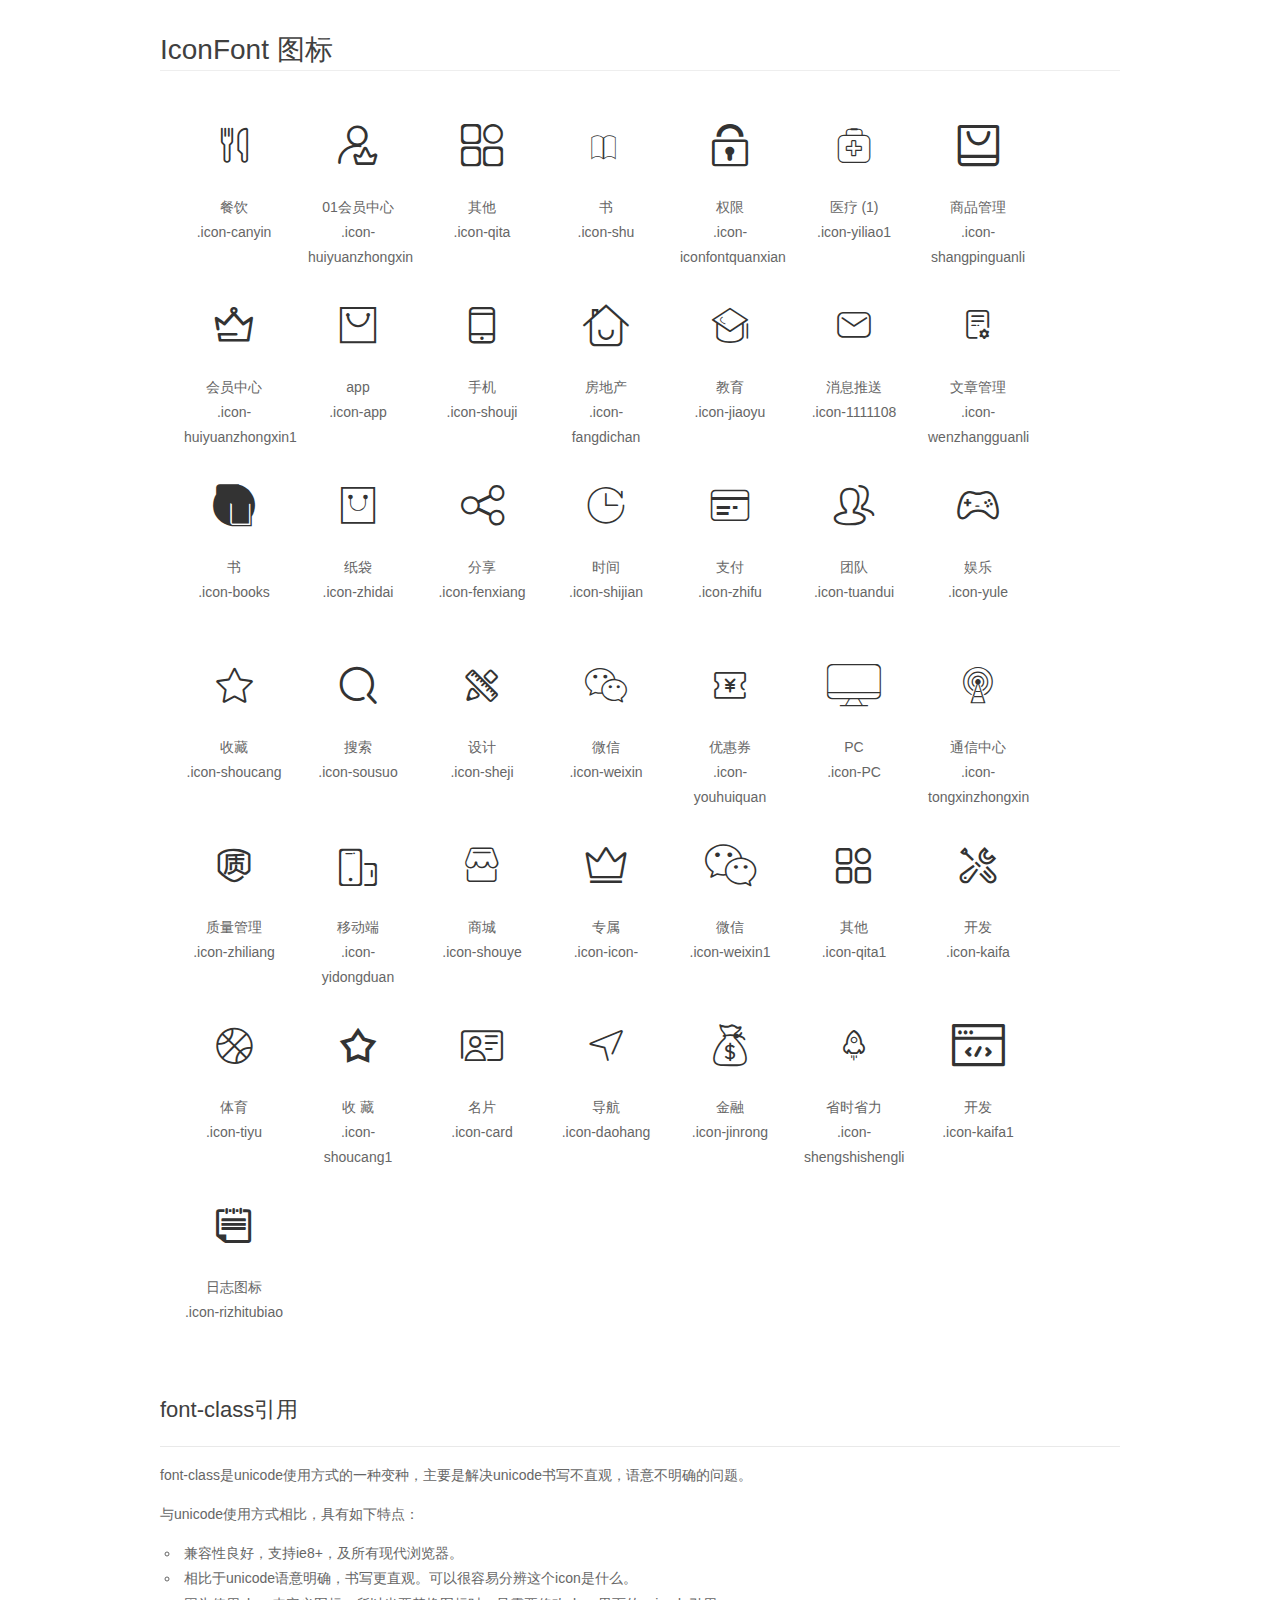
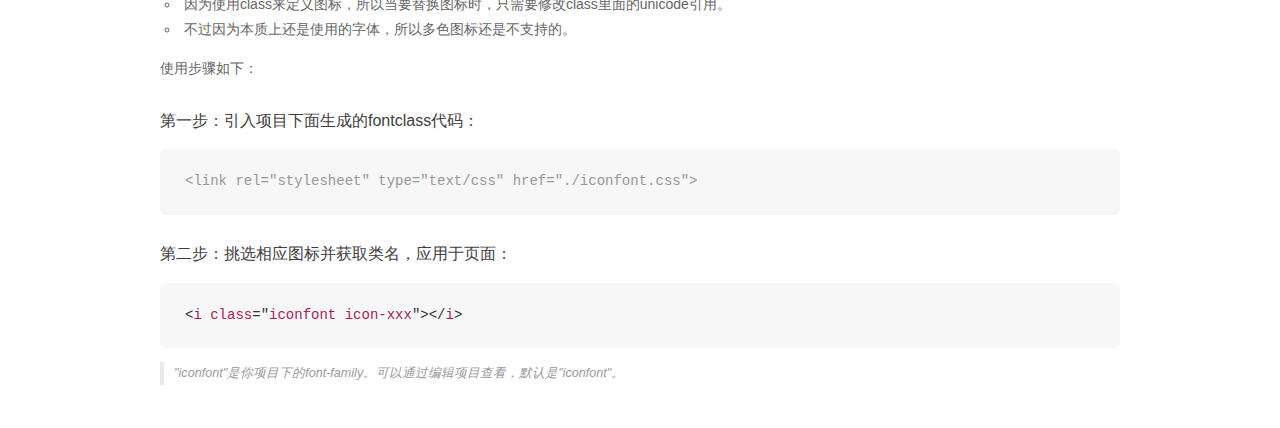
<file: assets/fonts/iconfont/demo_fontclass.html>
<!DOCTYPE html>
<html>
<head>
    <meta charset="utf-8"/>
    <title>IconFont</title>
    <link rel="stylesheet" href="demo.css">
    <link rel="stylesheet" href="iconfont.css">
</head>
<body>
    <div class="main markdown">
        <h1>IconFont 图标</h1>
        <ul class="icon_lists clear">
            
                <li>
                <i class="icon iconfont icon-canyin"></i>
                    <div class="name">餐饮</div>
                    <div class="fontclass">.icon-canyin</div>
                </li>
            
                <li>
                <i class="icon iconfont icon-huiyuanzhongxin"></i>
                    <div class="name">01会员中心</div>
                    <div class="fontclass">.icon-huiyuanzhongxin</div>
                </li>
            
                <li>
                <i class="icon iconfont icon-qita"></i>
                    <div class="name">其他</div>
                    <div class="fontclass">.icon-qita</div>
                </li>
            
                <li>
                <i class="icon iconfont icon-shu"></i>
                    <div class="name">书</div>
                    <div class="fontclass">.icon-shu</div>
                </li>
            
                <li>
                <i class="icon iconfont icon-iconfontquanxian"></i>
                    <div class="name">权限</div>
                    <div class="fontclass">.icon-iconfontquanxian</div>
                </li>
            
                <li>
                <i class="icon iconfont icon-yiliao1"></i>
                    <div class="name">医疗 (1)</div>
                    <div class="fontclass">.icon-yiliao1</div>
                </li>
            
                <li>
                <i class="icon iconfont icon-shangpinguanli"></i>
                    <div class="name">商品管理</div>
                    <div class="fontclass">.icon-shangpinguanli</div>
                </li>
            
                <li>
                <i class="icon iconfont icon-huiyuanzhongxin1"></i>
                    <div class="name">会员中心</div>
                    <div class="fontclass">.icon-huiyuanzhongxin1</div>
                </li>
            
                <li>
                <i class="icon iconfont icon-app"></i>
                    <div class="name">app</div>
                    <div class="fontclass">.icon-app</div>
                </li>
            
                <li>
                <i class="icon iconfont icon-shouji"></i>
                    <div class="name">手机</div>
                    <div class="fontclass">.icon-shouji</div>
                </li>
            
                <li>
                <i class="icon iconfont icon-fangdichan"></i>
                    <div class="name">房地产</div>
                    <div class="fontclass">.icon-fangdichan</div>
                </li>
            
                <li>
                <i class="icon iconfont icon-jiaoyu"></i>
                    <div class="name">教育</div>
                    <div class="fontclass">.icon-jiaoyu</div>
                </li>
            
                <li>
                <i class="icon iconfont icon-1111108"></i>
                    <div class="name">消息推送</div>
                    <div class="fontclass">.icon-1111108</div>
                </li>
            
                <li>
                <i class="icon iconfont icon-wenzhangguanli"></i>
                    <div class="name">文章管理</div>
                    <div class="fontclass">.icon-wenzhangguanli</div>
                </li>
            
                <li>
                <i class="icon iconfont icon-books"></i>
                    <div class="name">书</div>
                    <div class="fontclass">.icon-books</div>
                </li>
            
                <li>
                <i class="icon iconfont icon-zhidai"></i>
                    <div class="name">纸袋</div>
                    <div class="fontclass">.icon-zhidai</div>
                </li>
            
                <li>
                <i class="icon iconfont icon-fenxiang"></i>
                    <div class="name">分享</div>
                    <div class="fontclass">.icon-fenxiang</div>
                </li>
            
                <li>
                <i class="icon iconfont icon-shijian"></i>
                    <div class="name">时间</div>
                    <div class="fontclass">.icon-shijian</div>
                </li>
            
                <li>
                <i class="icon iconfont icon-zhifu"></i>
                    <div class="name">支付</div>
                    <div class="fontclass">.icon-zhifu</div>
                </li>
            
                <li>
                <i class="icon iconfont icon-tuandui"></i>
                    <div class="name">团队</div>
                    <div class="fontclass">.icon-tuandui</div>
                </li>
            
                <li>
                <i class="icon iconfont icon-yule"></i>
                    <div class="name">娱乐</div>
                    <div class="fontclass">.icon-yule</div>
                </li>
            
                <li>
                <i class="icon iconfont icon-shoucang"></i>
                    <div class="name">收藏</div>
                    <div class="fontclass">.icon-shoucang</div>
                </li>
            
                <li>
                <i class="icon iconfont icon-sousuo"></i>
                    <div class="name">搜索</div>
                    <div class="fontclass">.icon-sousuo</div>
                </li>
            
                <li>
                <i class="icon iconfont icon-sheji"></i>
                    <div class="name">设计</div>
                    <div class="fontclass">.icon-sheji</div>
                </li>
            
                <li>
                <i class="icon iconfont icon-weixin"></i>
                    <div class="name">微信</div>
                    <div class="fontclass">.icon-weixin</div>
                </li>
            
                <li>
                <i class="icon iconfont icon-youhuiquan"></i>
                    <div class="name">优惠券</div>
                    <div class="fontclass">.icon-youhuiquan</div>
                </li>
            
                <li>
                <i class="icon iconfont icon-PC"></i>
                    <div class="name">PC</div>
                    <div class="fontclass">.icon-PC</div>
                </li>
            
                <li>
                <i class="icon iconfont icon-tongxinzhongxin"></i>
                    <div class="name">通信中心</div>
                    <div class="fontclass">.icon-tongxinzhongxin</div>
                </li>
            
                <li>
                <i class="icon iconfont icon-zhiliang"></i>
                    <div class="name">质量管理</div>
                    <div class="fontclass">.icon-zhiliang</div>
                </li>
            
                <li>
                <i class="icon iconfont icon-yidongduan"></i>
                    <div class="name">移动端</div>
                    <div class="fontclass">.icon-yidongduan</div>
                </li>
            
                <li>
                <i class="icon iconfont icon-shouye"></i>
                    <div class="name">商城</div>
                    <div class="fontclass">.icon-shouye</div>
                </li>
            
                <li>
                <i class="icon iconfont icon-icon-"></i>
                    <div class="name">专属</div>
                    <div class="fontclass">.icon-icon-</div>
                </li>
            
                <li>
                <i class="icon iconfont icon-weixin1"></i>
                    <div class="name">微信</div>
                    <div class="fontclass">.icon-weixin1</div>
                </li>
            
                <li>
                <i class="icon iconfont icon-qita1"></i>
                    <div class="name">其他</div>
                    <div class="fontclass">.icon-qita1</div>
                </li>
            
                <li>
                <i class="icon iconfont icon-kaifa"></i>
                    <div class="name">开发</div>
                    <div class="fontclass">.icon-kaifa</div>
                </li>
            
                <li>
                <i class="icon iconfont icon-tiyu"></i>
                    <div class="name">体育</div>
                    <div class="fontclass">.icon-tiyu</div>
                </li>
            
                <li>
                <i class="icon iconfont icon-shoucang1"></i>
                    <div class="name">收 藏</div>
                    <div class="fontclass">.icon-shoucang1</div>
                </li>
            
                <li>
                <i class="icon iconfont icon-card"></i>
                    <div class="name">名片</div>
                    <div class="fontclass">.icon-card</div>
                </li>
            
                <li>
                <i class="icon iconfont icon-daohang"></i>
                    <div class="name">导航</div>
                    <div class="fontclass">.icon-daohang</div>
                </li>
            
                <li>
                <i class="icon iconfont icon-jinrong"></i>
                    <div class="name">金融</div>
                    <div class="fontclass">.icon-jinrong</div>
                </li>
            
                <li>
                <i class="icon iconfont icon-shengshishengli"></i>
                    <div class="name">省时省力</div>
                    <div class="fontclass">.icon-shengshishengli</div>
                </li>
            
                <li>
                <i class="icon iconfont icon-kaifa1"></i>
                    <div class="name">开发</div>
                    <div class="fontclass">.icon-kaifa1</div>
                </li>
            
                <li>
                <i class="icon iconfont icon-rizhitubiao"></i>
                    <div class="name">日志图标</div>
                    <div class="fontclass">.icon-rizhitubiao</div>
                </li>
            
        </ul>

        <h2 id="font-class-">font-class引用</h2>
        <hr>

        <p>font-class是unicode使用方式的一种变种，主要是解决unicode书写不直观，语意不明确的问题。</p>
        <p>与unicode使用方式相比，具有如下特点：</p>
        <ul>
        <li>兼容性良好，支持ie8+，及所有现代浏览器。</li>
        <li>相比于unicode语意明确，书写更直观。可以很容易分辨这个icon是什么。</li>
        <li>因为使用class来定义图标，所以当要替换图标时，只需要修改class里面的unicode引用。</li>
        <li>不过因为本质上还是使用的字体，所以多色图标还是不支持的。</li>
        </ul>
        <p>使用步骤如下：</p>
        <h3 id="-fontclass-">第一步：引入项目下面生成的fontclass代码：</h3>


        <pre><code class="lang-js hljs javascript"><span class="hljs-comment">&lt;link rel="stylesheet" type="text/css" href="./iconfont.css"&gt;</span></code></pre>
        <h3 id="-">第二步：挑选相应图标并获取类名，应用于页面：</h3>
        <pre><code class="lang-css hljs">&lt;<span class="hljs-selector-tag">i</span> <span class="hljs-selector-tag">class</span>="<span class="hljs-selector-tag">iconfont</span> <span class="hljs-selector-tag">icon-xxx</span>"&gt;&lt;/<span class="hljs-selector-tag">i</span>&gt;</code></pre>
        <blockquote>
        <p>"iconfont"是你项目下的font-family。可以通过编辑项目查看，默认是"iconfont"。</p>
        </blockquote>
    </div>
</body>
</html>
</file>
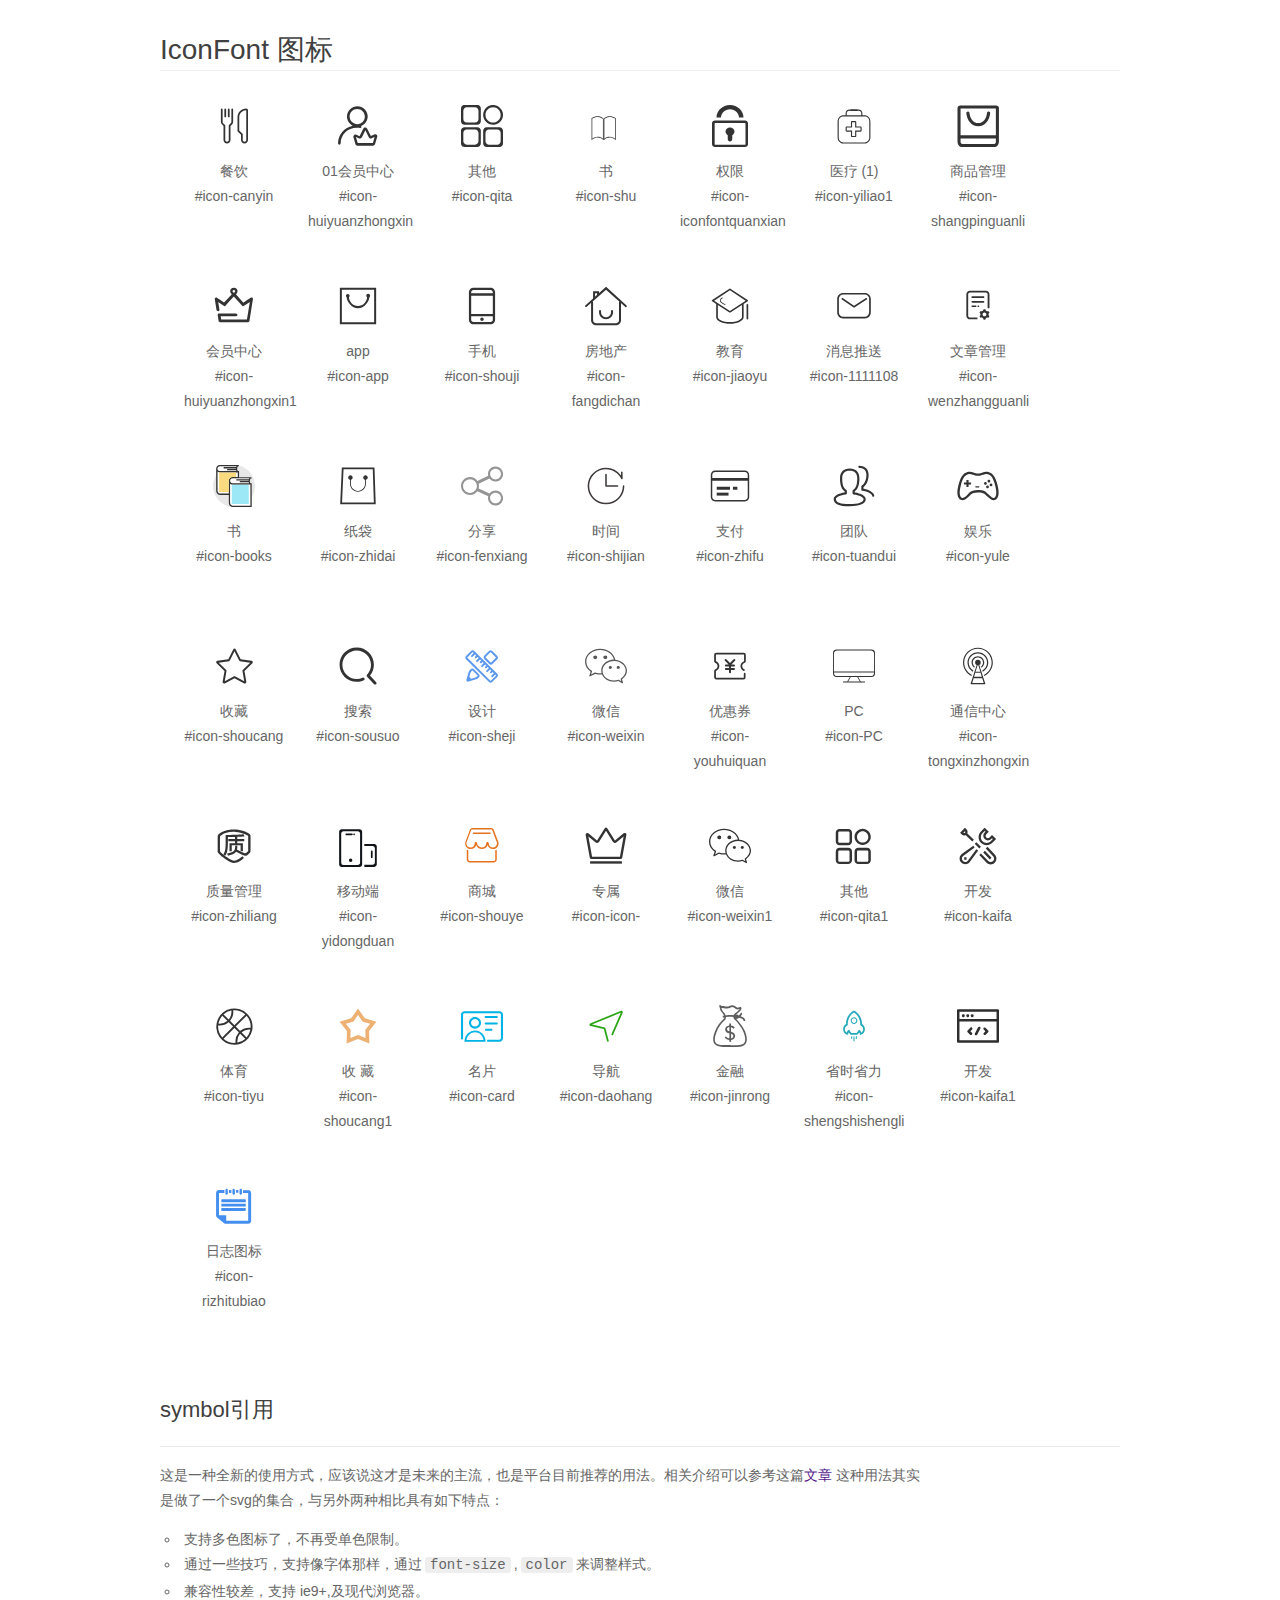
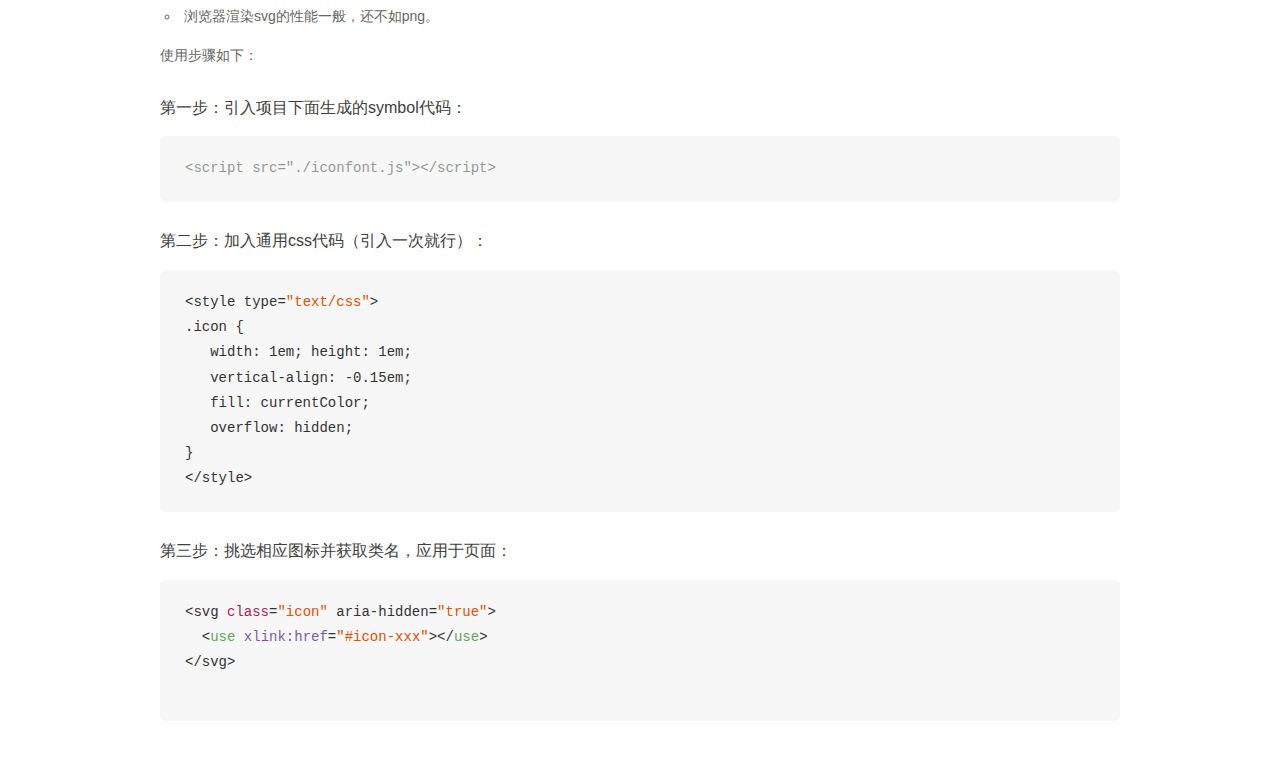
<file: assets/fonts/iconfont/demo_symbol.html>
<!DOCTYPE html>
<html>
<head>
    <meta charset="utf-8"/>
    <title>IconFont</title>
    <link rel="stylesheet" href="demo.css">
    <script src="iconfont.js"></script>

    <style type="text/css">
        .icon {
          /* 通过设置 font-size 来改变图标大小 */
          width: 1em; height: 1em;
          /* 图标和文字相邻时，垂直对齐 */
          vertical-align: -0.15em;
          /* 通过设置 color 来改变 SVG 的颜色/fill */
          fill: currentColor;
          /* path 和 stroke 溢出 viewBox 部分在 IE 下会显示
             normalize.css 中也包含这行 */
          overflow: hidden;
        }

    </style>
</head>
<body>
    <div class="main markdown">
        <h1>IconFont 图标</h1>
        <ul class="icon_lists clear">
            
                <li>
                    <svg class="icon" aria-hidden="true">
                        <use xlink:href="#icon-canyin"></use>
                    </svg>
                    <div class="name">餐饮</div>
                    <div class="fontclass">#icon-canyin</div>
                </li>
            
                <li>
                    <svg class="icon" aria-hidden="true">
                        <use xlink:href="#icon-huiyuanzhongxin"></use>
                    </svg>
                    <div class="name">01会员中心</div>
                    <div class="fontclass">#icon-huiyuanzhongxin</div>
                </li>
            
                <li>
                    <svg class="icon" aria-hidden="true">
                        <use xlink:href="#icon-qita"></use>
                    </svg>
                    <div class="name">其他</div>
                    <div class="fontclass">#icon-qita</div>
                </li>
            
                <li>
                    <svg class="icon" aria-hidden="true">
                        <use xlink:href="#icon-shu"></use>
                    </svg>
                    <div class="name">书</div>
                    <div class="fontclass">#icon-shu</div>
                </li>
            
                <li>
                    <svg class="icon" aria-hidden="true">
                        <use xlink:href="#icon-iconfontquanxian"></use>
                    </svg>
                    <div class="name">权限</div>
                    <div class="fontclass">#icon-iconfontquanxian</div>
                </li>
            
                <li>
                    <svg class="icon" aria-hidden="true">
                        <use xlink:href="#icon-yiliao1"></use>
                    </svg>
                    <div class="name">医疗 (1)</div>
                    <div class="fontclass">#icon-yiliao1</div>
                </li>
            
                <li>
                    <svg class="icon" aria-hidden="true">
                        <use xlink:href="#icon-shangpinguanli"></use>
                    </svg>
                    <div class="name">商品管理</div>
                    <div class="fontclass">#icon-shangpinguanli</div>
                </li>
            
                <li>
                    <svg class="icon" aria-hidden="true">
                        <use xlink:href="#icon-huiyuanzhongxin1"></use>
                    </svg>
                    <div class="name">会员中心</div>
                    <div class="fontclass">#icon-huiyuanzhongxin1</div>
                </li>
            
                <li>
                    <svg class="icon" aria-hidden="true">
                        <use xlink:href="#icon-app"></use>
                    </svg>
                    <div class="name">app</div>
                    <div class="fontclass">#icon-app</div>
                </li>
            
                <li>
                    <svg class="icon" aria-hidden="true">
                        <use xlink:href="#icon-shouji"></use>
                    </svg>
                    <div class="name">手机</div>
                    <div class="fontclass">#icon-shouji</div>
                </li>
            
                <li>
                    <svg class="icon" aria-hidden="true">
                        <use xlink:href="#icon-fangdichan"></use>
                    </svg>
                    <div class="name">房地产</div>
                    <div class="fontclass">#icon-fangdichan</div>
                </li>
            
                <li>
                    <svg class="icon" aria-hidden="true">
                        <use xlink:href="#icon-jiaoyu"></use>
                    </svg>
                    <div class="name">教育</div>
                    <div class="fontclass">#icon-jiaoyu</div>
                </li>
            
                <li>
                    <svg class="icon" aria-hidden="true">
                        <use xlink:href="#icon-1111108"></use>
                    </svg>
                    <div class="name">消息推送</div>
                    <div class="fontclass">#icon-1111108</div>
                </li>
            
                <li>
                    <svg class="icon" aria-hidden="true">
                        <use xlink:href="#icon-wenzhangguanli"></use>
                    </svg>
                    <div class="name">文章管理</div>
                    <div class="fontclass">#icon-wenzhangguanli</div>
                </li>
            
                <li>
                    <svg class="icon" aria-hidden="true">
                        <use xlink:href="#icon-books"></use>
                    </svg>
                    <div class="name">书</div>
                    <div class="fontclass">#icon-books</div>
                </li>
            
                <li>
                    <svg class="icon" aria-hidden="true">
                        <use xlink:href="#icon-zhidai"></use>
                    </svg>
                    <div class="name">纸袋</div>
                    <div class="fontclass">#icon-zhidai</div>
                </li>
            
                <li>
                    <svg class="icon" aria-hidden="true">
                        <use xlink:href="#icon-fenxiang"></use>
                    </svg>
                    <div class="name">分享</div>
                    <div class="fontclass">#icon-fenxiang</div>
                </li>
            
                <li>
                    <svg class="icon" aria-hidden="true">
                        <use xlink:href="#icon-shijian"></use>
                    </svg>
                    <div class="name">时间</div>
                    <div class="fontclass">#icon-shijian</div>
                </li>
            
                <li>
                    <svg class="icon" aria-hidden="true">
                        <use xlink:href="#icon-zhifu"></use>
                    </svg>
                    <div class="name">支付</div>
                    <div class="fontclass">#icon-zhifu</div>
                </li>
            
                <li>
                    <svg class="icon" aria-hidden="true">
                        <use xlink:href="#icon-tuandui"></use>
                    </svg>
                    <div class="name">团队</div>
                    <div class="fontclass">#icon-tuandui</div>
                </li>
            
                <li>
                    <svg class="icon" aria-hidden="true">
                        <use xlink:href="#icon-yule"></use>
                    </svg>
                    <div class="name">娱乐</div>
                    <div class="fontclass">#icon-yule</div>
                </li>
            
                <li>
                    <svg class="icon" aria-hidden="true">
                        <use xlink:href="#icon-shoucang"></use>
                    </svg>
                    <div class="name">收藏</div>
                    <div class="fontclass">#icon-shoucang</div>
                </li>
            
                <li>
                    <svg class="icon" aria-hidden="true">
                        <use xlink:href="#icon-sousuo"></use>
                    </svg>
                    <div class="name">搜索</div>
                    <div class="fontclass">#icon-sousuo</div>
                </li>
            
                <li>
                    <svg class="icon" aria-hidden="true">
                        <use xlink:href="#icon-sheji"></use>
                    </svg>
                    <div class="name">设计</div>
                    <div class="fontclass">#icon-sheji</div>
                </li>
            
                <li>
                    <svg class="icon" aria-hidden="true">
                        <use xlink:href="#icon-weixin"></use>
                    </svg>
                    <div class="name">微信</div>
                    <div class="fontclass">#icon-weixin</div>
                </li>
            
                <li>
                    <svg class="icon" aria-hidden="true">
                        <use xlink:href="#icon-youhuiquan"></use>
                    </svg>
                    <div class="name">优惠券</div>
                    <div class="fontclass">#icon-youhuiquan</div>
                </li>
            
                <li>
                    <svg class="icon" aria-hidden="true">
                        <use xlink:href="#icon-PC"></use>
                    </svg>
                    <div class="name">PC</div>
                    <div class="fontclass">#icon-PC</div>
                </li>
            
                <li>
                    <svg class="icon" aria-hidden="true">
                        <use xlink:href="#icon-tongxinzhongxin"></use>
                    </svg>
                    <div class="name">通信中心</div>
                    <div class="fontclass">#icon-tongxinzhongxin</div>
                </li>
            
                <li>
                    <svg class="icon" aria-hidden="true">
                        <use xlink:href="#icon-zhiliang"></use>
                    </svg>
                    <div class="name">质量管理</div>
                    <div class="fontclass">#icon-zhiliang</div>
                </li>
            
                <li>
                    <svg class="icon" aria-hidden="true">
                        <use xlink:href="#icon-yidongduan"></use>
                    </svg>
                    <div class="name">移动端</div>
                    <div class="fontclass">#icon-yidongduan</div>
                </li>
            
                <li>
                    <svg class="icon" aria-hidden="true">
                        <use xlink:href="#icon-shouye"></use>
                    </svg>
                    <div class="name">商城</div>
                    <div class="fontclass">#icon-shouye</div>
                </li>
            
                <li>
                    <svg class="icon" aria-hidden="true">
                        <use xlink:href="#icon-icon-"></use>
                    </svg>
                    <div class="name">专属</div>
                    <div class="fontclass">#icon-icon-</div>
                </li>
            
                <li>
                    <svg class="icon" aria-hidden="true">
                        <use xlink:href="#icon-weixin1"></use>
                    </svg>
                    <div class="name">微信</div>
                    <div class="fontclass">#icon-weixin1</div>
                </li>
            
                <li>
                    <svg class="icon" aria-hidden="true">
                        <use xlink:href="#icon-qita1"></use>
                    </svg>
                    <div class="name">其他</div>
                    <div class="fontclass">#icon-qita1</div>
                </li>
            
                <li>
                    <svg class="icon" aria-hidden="true">
                        <use xlink:href="#icon-kaifa"></use>
                    </svg>
                    <div class="name">开发</div>
                    <div class="fontclass">#icon-kaifa</div>
                </li>
            
                <li>
                    <svg class="icon" aria-hidden="true">
                        <use xlink:href="#icon-tiyu"></use>
                    </svg>
                    <div class="name">体育</div>
                    <div class="fontclass">#icon-tiyu</div>
                </li>
            
                <li>
                    <svg class="icon" aria-hidden="true">
                        <use xlink:href="#icon-shoucang1"></use>
                    </svg>
                    <div class="name">收 藏</div>
                    <div class="fontclass">#icon-shoucang1</div>
                </li>
            
                <li>
                    <svg class="icon" aria-hidden="true">
                        <use xlink:href="#icon-card"></use>
                    </svg>
                    <div class="name">名片</div>
                    <div class="fontclass">#icon-card</div>
                </li>
            
                <li>
                    <svg class="icon" aria-hidden="true">
                        <use xlink:href="#icon-daohang"></use>
                    </svg>
                    <div class="name">导航</div>
                    <div class="fontclass">#icon-daohang</div>
                </li>
            
                <li>
                    <svg class="icon" aria-hidden="true">
                        <use xlink:href="#icon-jinrong"></use>
                    </svg>
                    <div class="name">金融</div>
                    <div class="fontclass">#icon-jinrong</div>
                </li>
            
                <li>
                    <svg class="icon" aria-hidden="true">
                        <use xlink:href="#icon-shengshishengli"></use>
                    </svg>
                    <div class="name">省时省力</div>
                    <div class="fontclass">#icon-shengshishengli</div>
                </li>
            
                <li>
                    <svg class="icon" aria-hidden="true">
                        <use xlink:href="#icon-kaifa1"></use>
                    </svg>
                    <div class="name">开发</div>
                    <div class="fontclass">#icon-kaifa1</div>
                </li>
            
                <li>
                    <svg class="icon" aria-hidden="true">
                        <use xlink:href="#icon-rizhitubiao"></use>
                    </svg>
                    <div class="name">日志图标</div>
                    <div class="fontclass">#icon-rizhitubiao</div>
                </li>
            
        </ul>


        <h2 id="symbol-">symbol引用</h2>
        <hr>

        <p>这是一种全新的使用方式，应该说这才是未来的主流，也是平台目前推荐的用法。相关介绍可以参考这篇<a href="">文章</a>
        这种用法其实是做了一个svg的集合，与另外两种相比具有如下特点：</p>
        <ul>
          <li>支持多色图标了，不再受单色限制。</li>
          <li>通过一些技巧，支持像字体那样，通过<code>font-size</code>,<code>color</code>来调整样式。</li>
          <li>兼容性较差，支持 ie9+,及现代浏览器。</li>
          <li>浏览器渲染svg的性能一般，还不如png。</li>
        </ul>
        <p>使用步骤如下：</p>
        <h3 id="-symbol-">第一步：引入项目下面生成的symbol代码：</h3>
        <pre><code class="lang-js hljs javascript"><span class="hljs-comment">&lt;script src="./iconfont.js"&gt;&lt;/script&gt;</span></code></pre>
        <h3 id="-css-">第二步：加入通用css代码（引入一次就行）：</h3>
        <pre><code class="lang-js hljs javascript">&lt;style type=<span class="hljs-string">"text/css"</span>&gt;
.icon {
   width: <span class="hljs-number">1</span>em; height: <span class="hljs-number">1</span>em;
   vertical-align: <span class="hljs-number">-0.15</span>em;
   fill: currentColor;
   overflow: hidden;
}
&lt;<span class="hljs-regexp">/style&gt;</span></code></pre>
        <h3 id="-">第三步：挑选相应图标并获取类名，应用于页面：</h3>
        <pre><code class="lang-js hljs javascript">&lt;svg <span class="hljs-class"><span class="hljs-keyword">class</span></span>=<span class="hljs-string">"icon"</span> aria-hidden=<span class="hljs-string">"true"</span>&gt;<span class="xml"><span class="hljs-tag">
  &lt;<span class="hljs-name">use</span> <span class="hljs-attr">xlink:href</span>=<span class="hljs-string">"#icon-xxx"</span>&gt;</span><span class="hljs-tag">&lt;/<span class="hljs-name">use</span>&gt;</span>
</span>&lt;<span class="hljs-regexp">/svg&gt;
        </span></code></pre>
    </div>
</body>
</html>
</file>
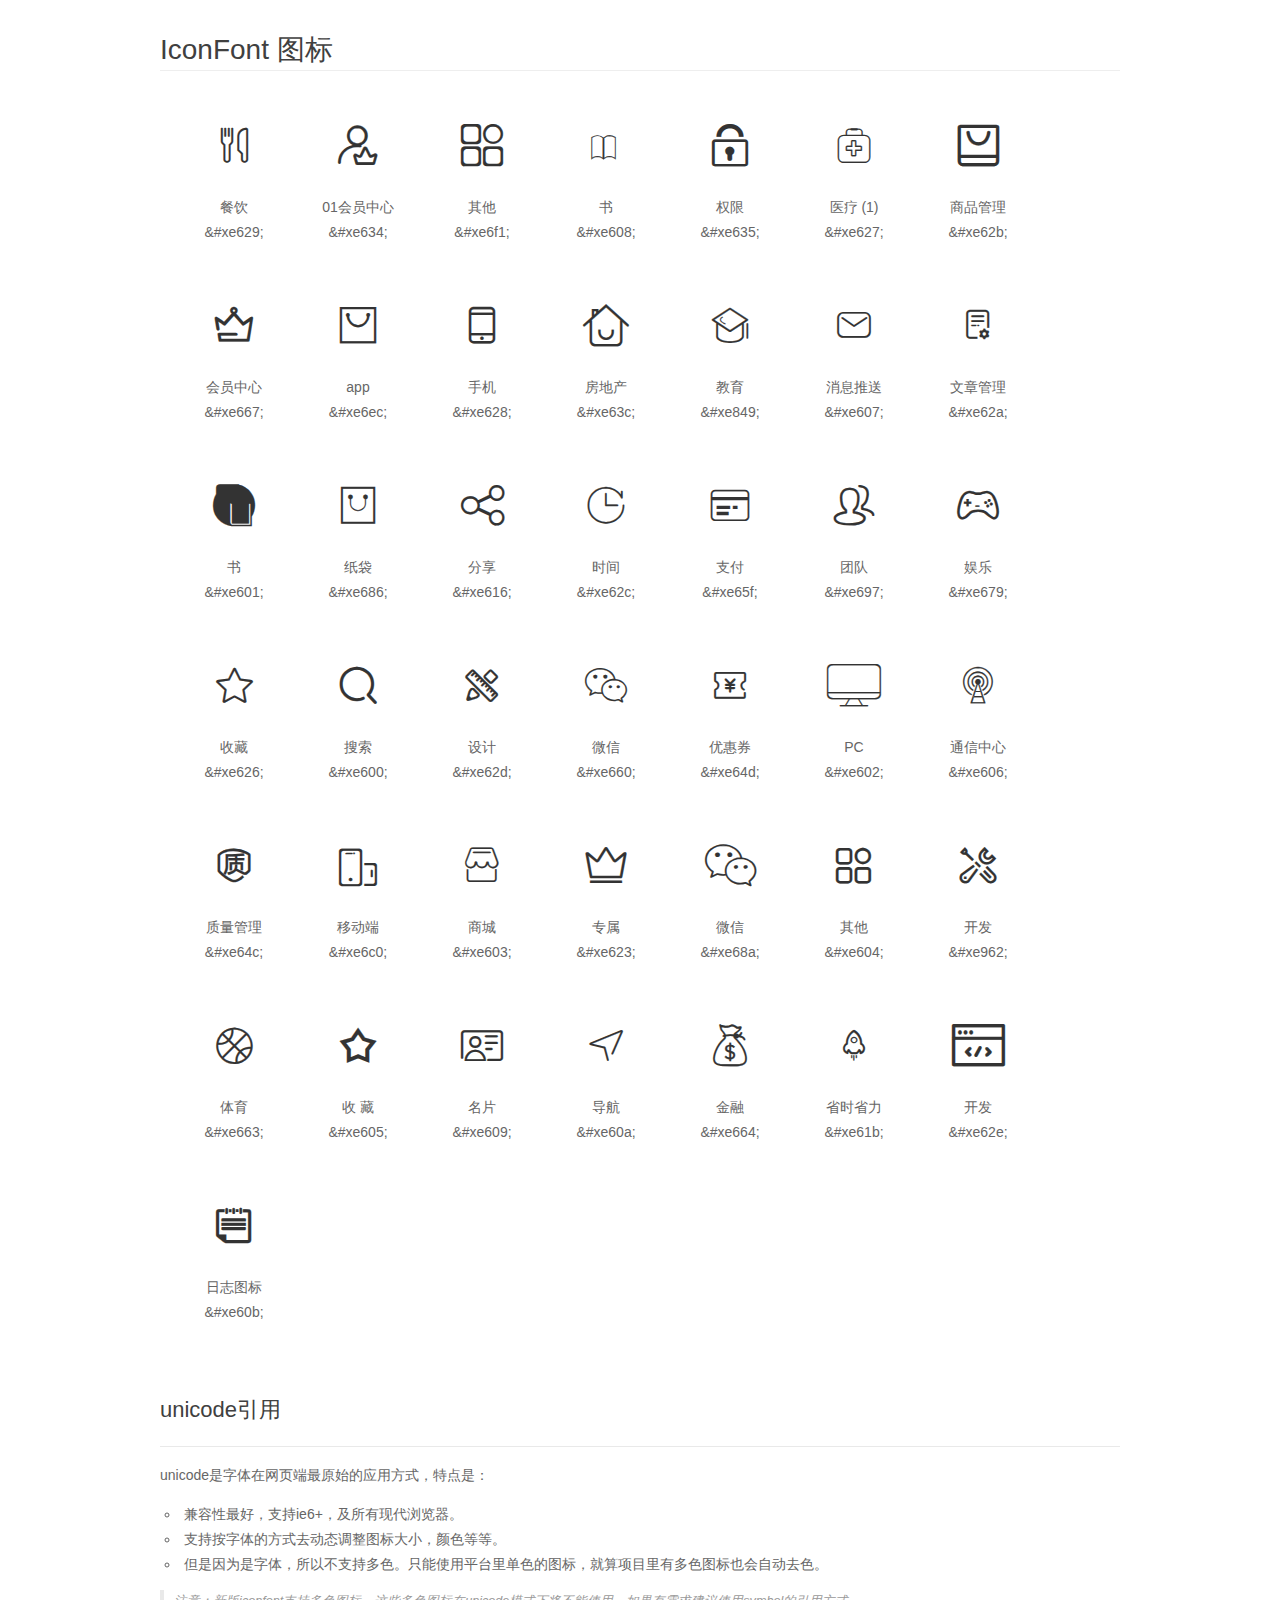
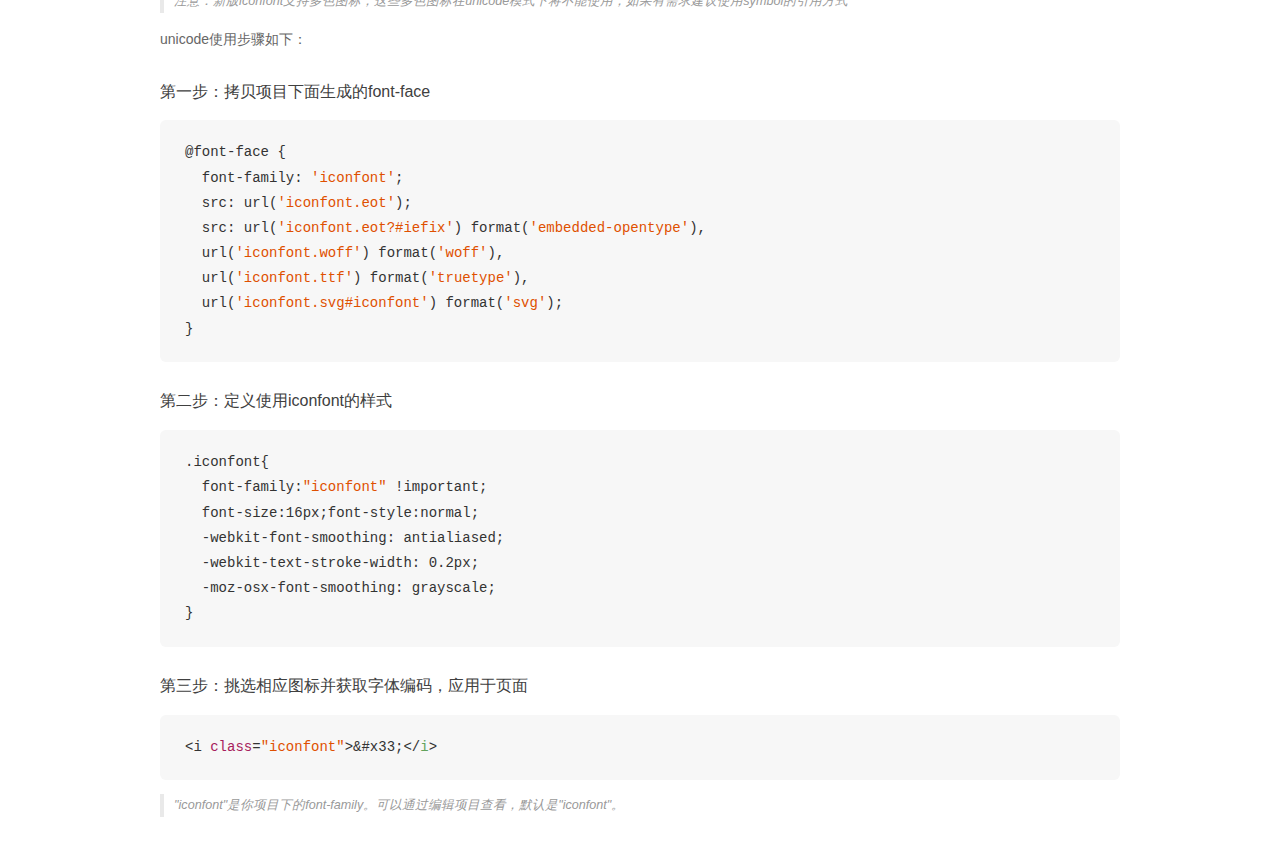
<file: assets/fonts/iconfont/demo_unicode.html>
<!DOCTYPE html>
<html>
<head>
    <meta charset="utf-8"/>
    <title>IconFont</title>
    <link rel="stylesheet" href="demo.css">

    <style type="text/css">

        @font-face {font-family: "iconfont";
          src: url('iconfont.eot'); /* IE9*/
          src: url('iconfont.eot#iefix') format('embedded-opentype'), /* IE6-IE8 */
          url('iconfont.woff') format('woff'), /* chrome, firefox */
          url('iconfont.ttf') format('truetype'), /* chrome, firefox, opera, Safari, Android, iOS 4.2+*/
          url('iconfont.svg#iconfont') format('svg'); /* iOS 4.1- */
        }

        .iconfont {
          font-family:"iconfont" !important;
          font-size:16px;
          font-style:normal;
          -webkit-font-smoothing: antialiased;
          -webkit-text-stroke-width: 0.2px;
          -moz-osx-font-smoothing: grayscale;
        }

    </style>
</head>
<body>
    <div class="main markdown">
        <h1>IconFont 图标</h1>
        <ul class="icon_lists clear">
            
                <li>
                <i class="icon iconfont">&#xe629;</i>
                    <div class="name">餐饮</div>
                    <div class="code">&amp;#xe629;</div>
                </li>
            
                <li>
                <i class="icon iconfont">&#xe634;</i>
                    <div class="name">01会员中心</div>
                    <div class="code">&amp;#xe634;</div>
                </li>
            
                <li>
                <i class="icon iconfont">&#xe6f1;</i>
                    <div class="name">其他</div>
                    <div class="code">&amp;#xe6f1;</div>
                </li>
            
                <li>
                <i class="icon iconfont">&#xe608;</i>
                    <div class="name">书</div>
                    <div class="code">&amp;#xe608;</div>
                </li>
            
                <li>
                <i class="icon iconfont">&#xe635;</i>
                    <div class="name">权限</div>
                    <div class="code">&amp;#xe635;</div>
                </li>
            
                <li>
                <i class="icon iconfont">&#xe627;</i>
                    <div class="name">医疗 (1)</div>
                    <div class="code">&amp;#xe627;</div>
                </li>
            
                <li>
                <i class="icon iconfont">&#xe62b;</i>
                    <div class="name">商品管理</div>
                    <div class="code">&amp;#xe62b;</div>
                </li>
            
                <li>
                <i class="icon iconfont">&#xe667;</i>
                    <div class="name">会员中心</div>
                    <div class="code">&amp;#xe667;</div>
                </li>
            
                <li>
                <i class="icon iconfont">&#xe6ec;</i>
                    <div class="name">app</div>
                    <div class="code">&amp;#xe6ec;</div>
                </li>
            
                <li>
                <i class="icon iconfont">&#xe628;</i>
                    <div class="name">手机</div>
                    <div class="code">&amp;#xe628;</div>
                </li>
            
                <li>
                <i class="icon iconfont">&#xe63c;</i>
                    <div class="name">房地产</div>
                    <div class="code">&amp;#xe63c;</div>
                </li>
            
                <li>
                <i class="icon iconfont">&#xe849;</i>
                    <div class="name">教育</div>
                    <div class="code">&amp;#xe849;</div>
                </li>
            
                <li>
                <i class="icon iconfont">&#xe607;</i>
                    <div class="name">消息推送</div>
                    <div class="code">&amp;#xe607;</div>
                </li>
            
                <li>
                <i class="icon iconfont">&#xe62a;</i>
                    <div class="name">文章管理</div>
                    <div class="code">&amp;#xe62a;</div>
                </li>
            
                <li>
                <i class="icon iconfont">&#xe601;</i>
                    <div class="name">书</div>
                    <div class="code">&amp;#xe601;</div>
                </li>
            
                <li>
                <i class="icon iconfont">&#xe686;</i>
                    <div class="name">纸袋</div>
                    <div class="code">&amp;#xe686;</div>
                </li>
            
                <li>
                <i class="icon iconfont">&#xe616;</i>
                    <div class="name">分享</div>
                    <div class="code">&amp;#xe616;</div>
                </li>
            
                <li>
                <i class="icon iconfont">&#xe62c;</i>
                    <div class="name">时间</div>
                    <div class="code">&amp;#xe62c;</div>
                </li>
            
                <li>
                <i class="icon iconfont">&#xe65f;</i>
                    <div class="name">支付</div>
                    <div class="code">&amp;#xe65f;</div>
                </li>
            
                <li>
                <i class="icon iconfont">&#xe697;</i>
                    <div class="name">团队</div>
                    <div class="code">&amp;#xe697;</div>
                </li>
            
                <li>
                <i class="icon iconfont">&#xe679;</i>
                    <div class="name">娱乐</div>
                    <div class="code">&amp;#xe679;</div>
                </li>
            
                <li>
                <i class="icon iconfont">&#xe626;</i>
                    <div class="name">收藏</div>
                    <div class="code">&amp;#xe626;</div>
                </li>
            
                <li>
                <i class="icon iconfont">&#xe600;</i>
                    <div class="name">搜索</div>
                    <div class="code">&amp;#xe600;</div>
                </li>
            
                <li>
                <i class="icon iconfont">&#xe62d;</i>
                    <div class="name">设计</div>
                    <div class="code">&amp;#xe62d;</div>
                </li>
            
                <li>
                <i class="icon iconfont">&#xe660;</i>
                    <div class="name">微信</div>
                    <div class="code">&amp;#xe660;</div>
                </li>
            
                <li>
                <i class="icon iconfont">&#xe64d;</i>
                    <div class="name">优惠券</div>
                    <div class="code">&amp;#xe64d;</div>
                </li>
            
                <li>
                <i class="icon iconfont">&#xe602;</i>
                    <div class="name">PC</div>
                    <div class="code">&amp;#xe602;</div>
                </li>
            
                <li>
                <i class="icon iconfont">&#xe606;</i>
                    <div class="name">通信中心</div>
                    <div class="code">&amp;#xe606;</div>
                </li>
            
                <li>
                <i class="icon iconfont">&#xe64c;</i>
                    <div class="name">质量管理</div>
                    <div class="code">&amp;#xe64c;</div>
                </li>
            
                <li>
                <i class="icon iconfont">&#xe6c0;</i>
                    <div class="name">移动端</div>
                    <div class="code">&amp;#xe6c0;</div>
                </li>
            
                <li>
                <i class="icon iconfont">&#xe603;</i>
                    <div class="name">商城</div>
                    <div class="code">&amp;#xe603;</div>
                </li>
            
                <li>
                <i class="icon iconfont">&#xe623;</i>
                    <div class="name">专属</div>
                    <div class="code">&amp;#xe623;</div>
                </li>
            
                <li>
                <i class="icon iconfont">&#xe68a;</i>
                    <div class="name">微信</div>
                    <div class="code">&amp;#xe68a;</div>
                </li>
            
                <li>
                <i class="icon iconfont">&#xe604;</i>
                    <div class="name">其他</div>
                    <div class="code">&amp;#xe604;</div>
                </li>
            
                <li>
                <i class="icon iconfont">&#xe962;</i>
                    <div class="name">开发</div>
                    <div class="code">&amp;#xe962;</div>
                </li>
            
                <li>
                <i class="icon iconfont">&#xe663;</i>
                    <div class="name">体育</div>
                    <div class="code">&amp;#xe663;</div>
                </li>
            
                <li>
                <i class="icon iconfont">&#xe605;</i>
                    <div class="name">收 藏</div>
                    <div class="code">&amp;#xe605;</div>
                </li>
            
                <li>
                <i class="icon iconfont">&#xe609;</i>
                    <div class="name">名片</div>
                    <div class="code">&amp;#xe609;</div>
                </li>
            
                <li>
                <i class="icon iconfont">&#xe60a;</i>
                    <div class="name">导航</div>
                    <div class="code">&amp;#xe60a;</div>
                </li>
            
                <li>
                <i class="icon iconfont">&#xe664;</i>
                    <div class="name">金融</div>
                    <div class="code">&amp;#xe664;</div>
                </li>
            
                <li>
                <i class="icon iconfont">&#xe61b;</i>
                    <div class="name">省时省力</div>
                    <div class="code">&amp;#xe61b;</div>
                </li>
            
                <li>
                <i class="icon iconfont">&#xe62e;</i>
                    <div class="name">开发</div>
                    <div class="code">&amp;#xe62e;</div>
                </li>
            
                <li>
                <i class="icon iconfont">&#xe60b;</i>
                    <div class="name">日志图标</div>
                    <div class="code">&amp;#xe60b;</div>
                </li>
            
        </ul>
        <h2 id="unicode-">unicode引用</h2>
        <hr>

        <p>unicode是字体在网页端最原始的应用方式，特点是：</p>
        <ul>
        <li>兼容性最好，支持ie6+，及所有现代浏览器。</li>
        <li>支持按字体的方式去动态调整图标大小，颜色等等。</li>
        <li>但是因为是字体，所以不支持多色。只能使用平台里单色的图标，就算项目里有多色图标也会自动去色。</li>
        </ul>
        <blockquote>
        <p>注意：新版iconfont支持多色图标，这些多色图标在unicode模式下将不能使用，如果有需求建议使用symbol的引用方式</p>
        </blockquote>
        <p>unicode使用步骤如下：</p>
        <h3 id="-font-face">第一步：拷贝项目下面生成的font-face</h3>
        <pre><code class="lang-js hljs javascript">@font-face {
  font-family: <span class="hljs-string">'iconfont'</span>;
  src: url(<span class="hljs-string">'iconfont.eot'</span>);
  src: url(<span class="hljs-string">'iconfont.eot?#iefix'</span>) format(<span class="hljs-string">'embedded-opentype'</span>),
  url(<span class="hljs-string">'iconfont.woff'</span>) format(<span class="hljs-string">'woff'</span>),
  url(<span class="hljs-string">'iconfont.ttf'</span>) format(<span class="hljs-string">'truetype'</span>),
  url(<span class="hljs-string">'iconfont.svg#iconfont'</span>) format(<span class="hljs-string">'svg'</span>);
}
</code></pre>
        <h3 id="-iconfont-">第二步：定义使用iconfont的样式</h3>
        <pre><code class="lang-js hljs javascript">.iconfont{
  font-family:<span class="hljs-string">"iconfont"</span> !important;
  font-size:<span class="hljs-number">16</span>px;font-style:normal;
  -webkit-font-smoothing: antialiased;
  -webkit-text-stroke-width: <span class="hljs-number">0.2</span>px;
  -moz-osx-font-smoothing: grayscale;
}
</code></pre>
        <h3 id="-">第三步：挑选相应图标并获取字体编码，应用于页面</h3>
        <pre><code class="lang-js hljs javascript">&lt;i <span class="hljs-class"><span class="hljs-keyword">class</span></span>=<span class="hljs-string">"iconfont"</span>&gt;&amp;#x33;<span class="xml"><span class="hljs-tag">&lt;/<span class="hljs-name">i</span>&gt;</span></span></code></pre>

        <blockquote>
        <p>"iconfont"是你项目下的font-family。可以通过编辑项目查看，默认是"iconfont"。</p>
        </blockquote>
    </div>


</body>
</html>
</file>
<file: assets/fonts/iconfont/iconfont.css>
@font-face {font-family: "iconfont";
  src: url('iconfont.eot?t=1511576848120'); /* IE9*/
  src: url('iconfont.eot?t=1511576848120#iefix') format('embedded-opentype'), /* IE6-IE8 */
  url('[data-uri]') format('woff'),
  url('iconfont.ttf?t=1511576848120') format('truetype'), /* chrome, firefox, opera, Safari, Android, iOS 4.2+*/
  url('iconfont.svg?t=1511576848120#iconfont') format('svg'); /* iOS 4.1- */
}

.iconfont {
  font-family:"iconfont" !important;
  font-size:16px;
  font-style:normal;
  -webkit-font-smoothing: antialiased;
  -moz-osx-font-smoothing: grayscale;
}

.icon-canyin:before { content: "\e629"; }

.icon-huiyuanzhongxin:before { content: "\e634"; }

.icon-qita:before { content: "\e6f1"; }

.icon-shu:before { content: "\e608"; }

.icon-iconfontquanxian:before { content: "\e635"; }

.icon-yiliao1:before { content: "\e627"; }

.icon-shangpinguanli:before { content: "\e62b"; }

.icon-huiyuanzhongxin1:before { content: "\e667"; }

.icon-app:before { content: "\e6ec"; }

.icon-shouji:before { content: "\e628"; }

.icon-fangdichan:before { content: "\e63c"; }

.icon-jiaoyu:before { content: "\e849"; }

.icon-1111108:before { content: "\e607"; }

.icon-wenzhangguanli:before { content: "\e62a"; }

.icon-books:before { content: "\e601"; }

.icon-zhidai:before { content: "\e686"; }

.icon-fenxiang:before { content: "\e616"; }

.icon-shijian:before { content: "\e62c"; }

.icon-zhifu:before { content: "\e65f"; }

.icon-tuandui:before { content: "\e697"; }

.icon-yule:before { content: "\e679"; }

.icon-shoucang:before { content: "\e626"; }

.icon-sousuo:before { content: "\e600"; }

.icon-sheji:before { content: "\e62d"; }

.icon-weixin:before { content: "\e660"; }

.icon-youhuiquan:before { content: "\e64d"; }

.icon-PC:before { content: "\e602"; }

.icon-tongxinzhongxin:before { content: "\e606"; }

.icon-zhiliang:before { content: "\e64c"; }

.icon-yidongduan:before { content: "\e6c0"; }

.icon-shouye:before { content: "\e603"; }

.icon-icon-:before { content: "\e623"; }

.icon-weixin1:before { content: "\e68a"; }

.icon-qita1:before { content: "\e604"; }

.icon-kaifa:before { content: "\e962"; }

.icon-tiyu:before { content: "\e663"; }

.icon-shoucang1:before { content: "\e605"; }

.icon-card:before { content: "\e609"; }

.icon-daohang:before { content: "\e60a"; }

.icon-jinrong:before { content: "\e664"; }

.icon-shengshishengli:before { content: "\e61b"; }

.icon-kaifa1:before { content: "\e62e"; }

.icon-rizhitubiao:before { content: "\e60b"; }
</file>
<file: assets/fonts/iconfont/demo.css>
*{margin: 0;padding: 0;list-style: none;}
/*
KISSY CSS Reset
理念：1. reset 的目的不是清除浏览器的默认样式，这仅是部分工作。清除和重置是紧密不可分的。
2. reset 的目的不是让默认样式在所有浏览器下一致，而是减少默认样式有可能带来的问题。
3. reset 期望提供一套普适通用的基础样式。但没有银弹，推荐根据具体需求，裁剪和修改后再使用。
特色：1. 适应中文；2. 基于最新主流浏览器。
维护：玉伯<lifesinger@gmail.com>, 正淳<ragecarrier@gmail.com>
 */

/** 清除内外边距 **/
body, h1, h2, h3, h4, h5, h6, hr, p, blockquote, /* structural elements 结构元素 */
dl, dt, dd, ul, ol, li, /* list elements 列表元素 */
pre, /* text formatting elements 文本格式元素 */
form, fieldset, legend, button, input, textarea, /* form elements 表单元素 */
th, td /* table elements 表格元素 */ {
  margin: 0;
  padding: 0;
}

/** 设置默认字体 **/
body,
button, input, select, textarea /* for ie */ {
  font: 12px/1.5 tahoma, arial, \5b8b\4f53, sans-serif;
}
h1, h2, h3, h4, h5, h6 { font-size: 100%; }
address, cite, dfn, em, var { font-style: normal; } /* 将斜体扶正 */
code, kbd, pre, samp { font-family: courier new, courier, monospace; } /* 统一等宽字体 */
small { font-size: 12px; } /* 小于 12px 的中文很难阅读，让 small 正常化 */

/** 重置列表元素 **/
ul, ol { list-style: none; }

/** 重置文本格式元素 **/
a { text-decoration: none; }
a:hover { text-decoration: underline; }


/** 重置表单元素 **/
legend { color: #000; } /* for ie6 */
fieldset, img { border: 0; } /* img 搭车：让链接里的 img 无边框 */
button, input, select, textarea { font-size: 100%; } /* 使得表单元素在 ie 下能继承字体大小 */
/* 注：optgroup 无法扶正 */

/** 重置表格元素 **/
table { border-collapse: collapse; border-spacing: 0; }

/* 清除浮动 */
.ks-clear:after, .clear:after {
  content: '\20';
  display: block;
  height: 0;
  clear: both;
}
.ks-clear, .clear {
  *zoom: 1;
}

.main {
  padding: 30px 100px;
width: 960px;
margin: 0 auto;
}
.main h1{font-size:36px; color:#333; text-align:left;margin-bottom:30px; border-bottom: 1px solid #eee;}

.helps{margin-top:40px;}
.helps pre{
  padding:20px;
  margin:10px 0;
  border:solid 1px #e7e1cd;
  background-color: #fffdef;
  overflow: auto;
}

.icon_lists{
  width: 100% !important;

}

.icon_lists li{
  float:left;
  width: 100px;
  height:180px;
  text-align: center;
  list-style: none !important;
}
.icon_lists .icon{
  font-size: 42px;
  line-height: 100px;
  margin: 10px 0;
  color:#333;
  -webkit-transition: font-size 0.25s ease-out 0s;
  -moz-transition: font-size 0.25s ease-out 0s;
  transition: font-size 0.25s ease-out 0s;

}
.icon_lists .icon:hover{
  font-size: 100px;
}



.markdown {
  color: #666;
  font-size: 14px;
  line-height: 1.8;
}

.highlight {
  line-height: 1.5;
}

.markdown img {
  vertical-align: middle;
  max-width: 100%;
}

.markdown h1 {
  color: #404040;
  font-weight: 500;
  line-height: 40px;
  margin-bottom: 24px;
}

.markdown h2,
.markdown h3,
.markdown h4,
.markdown h5,
.markdown h6 {
  color: #404040;
  margin: 1.6em 0 0.6em 0;
  font-weight: 500;
  clear: both;
}

.markdown h1 {
  font-size: 28px;
}

.markdown h2 {
  font-size: 22px;
}

.markdown h3 {
  font-size: 16px;
}

.markdown h4 {
  font-size: 14px;
}

.markdown h5 {
  font-size: 12px;
}

.markdown h6 {
  font-size: 12px;
}

.markdown hr {
  height: 1px;
  border: 0;
  background: #e9e9e9;
  margin: 16px 0;
  clear: both;
}

.markdown p,
.markdown pre {
  margin: 1em 0;
}

.markdown > p,
.markdown > blockquote,
.markdown > .highlight,
.markdown > ol,
.markdown > ul {
  width: 80%;
}

.markdown ul > li {
  list-style: circle;
}

.markdown > ul li,
.markdown blockquote ul > li {
  margin-left: 20px;
  padding-left: 4px;
}

.markdown > ul li p,
.markdown > ol li p {
  margin: 0.6em 0;
}

.markdown ol > li {
  list-style: decimal;
}

.markdown > ol li,
.markdown blockquote ol > li {
  margin-left: 20px;
  padding-left: 4px;
}

.markdown code {
  margin: 0 3px;
  padding: 0 5px;
  background: #eee;
  border-radius: 3px;
}

.markdown pre {
  border-radius: 6px;
  background: #f7f7f7;
  padding: 20px;
}

.markdown pre code {
  border: none;
  background: #f7f7f7;
  margin: 0;
}

.markdown strong,
.markdown b {
  font-weight: 600;
}

.markdown > table {
  border-collapse: collapse;
  border-spacing: 0px;
  empty-cells: show;
  border: 1px solid #e9e9e9;
  width: 95%;
  margin-bottom: 24px;
}

.markdown > table th {
  white-space: nowrap;
  color: #333;
  font-weight: 600;

}

.markdown > table th,
.markdown > table td {
  border: 1px solid #e9e9e9;
  padding: 8px 16px;
  text-align: left;
}

.markdown > table th {
  background: #F7F7F7;
}

.markdown blockquote {
  font-size: 90%;
  color: #999;
  border-left: 4px solid #e9e9e9;
  padding-left: 0.8em;
  margin: 1em 0;
  font-style: italic;
}

.markdown blockquote p {
  margin: 0;
}

.markdown .anchor {
  opacity: 0;
  transition: opacity 0.3s ease;
  margin-left: 8px;
}

.markdown .waiting {
  color: #ccc;
}

.markdown h1:hover .anchor,
.markdown h2:hover .anchor,
.markdown h3:hover .anchor,
.markdown h4:hover .anchor,
.markdown h5:hover .anchor,
.markdown h6:hover .anchor {
  opacity: 1;
  display: inline-block;
}

.markdown > br,
.markdown > p > br {
  clear: both;
}


.hljs {
  display: block;
  background: white;
  padding: 0.5em;
  color: #333333;
  overflow-x: auto;
}

.hljs-comment,
.hljs-meta {
  color: #969896;
}

.hljs-string,
.hljs-variable,
.hljs-template-variable,
.hljs-strong,
.hljs-emphasis,
.hljs-quote {
  color: #df5000;
}

.hljs-keyword,
.hljs-selector-tag,
.hljs-type {
  color: #a71d5d;
}

.hljs-literal,
.hljs-symbol,
.hljs-bullet,
.hljs-attribute {
  color: #0086b3;
}

.hljs-section,
.hljs-name {
  color: #63a35c;
}

.hljs-tag {
  color: #333333;
}

.hljs-title,
.hljs-attr,
.hljs-selector-id,
.hljs-selector-class,
.hljs-selector-attr,
.hljs-selector-pseudo {
  color: #795da3;
}

.hljs-addition {
  color: #55a532;
  background-color: #eaffea;
}

.hljs-deletion {
  color: #bd2c00;
  background-color: #ffecec;
}

.hljs-link {
  text-decoration: underline;
}

pre{
  background: #fff;
}
</file>
